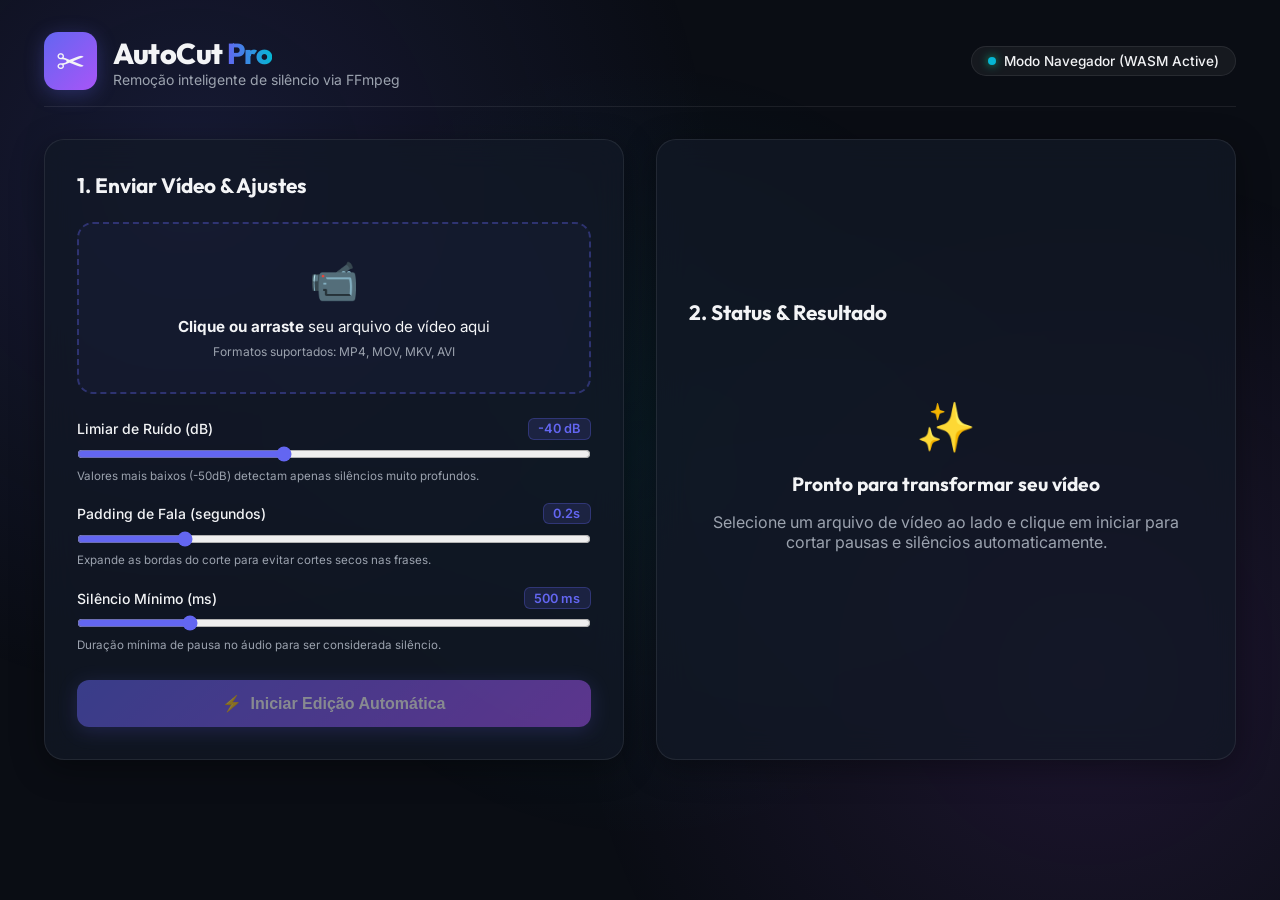
<file: static/index.html>
<!DOCTYPE html>
<html lang="pt-BR">
<head>
  <meta charset="UTF-8">
  <meta name="viewport" content="width=device-width, initial-scale=1.0">
  <title>AutoCut Pro - Edição Automática de Vídeo</title>

  <!-- Google Fonts: Inter & Outfit -->
  <link rel="preconnect" href="https://fonts.googleapis.com">
  <link rel="preconnect" href="https://fonts.gstatic.com" crossorigin>
  <link href="https://fonts.googleapis.com/css2?family=Inter:wght@300;400;500;600;700&family=Outfit:wght@600;700;800&display=swap" rel="stylesheet">

  <link rel="stylesheet" href="style.css">
</head>
<body>
  <div class="app-background"></div>

  <div class="layout-container">
    <!-- Navbar / Header -->
    <header class="top-header">
      <div class="brand">
        <div class="logo-icon">✂️</div>
        <div>
          <h1 class="brand-name">AutoCut <span>Pro</span></h1>
          <p class="brand-tagline">Remoção inteligente de silêncio via FFmpeg</p>
        </div>
      </div>
      <div class="status-badge" id="ffmpegStatus">
        <span class="status-dot pulse"></span>
        <span id="statusText">Verificando FFmpeg...</span>
      </div>
    </header>

    <!-- Main Content Area -->
    <main class="main-grid">
      <!-- Left Column: Controls & Upload -->
      <section class="card glass-card">
        <h2 class="card-title">1. Enviar Vídeo & Ajustes</h2>

        <!-- File Upload Zone -->
        <div class="upload-zone" id="dropzone">
          <input type="file" id="videoInput" accept="video/*" class="file-input">
          <div class="upload-content" id="uploadPrompt">
            <div class="upload-icon">📹</div>
            <p class="upload-text"><strong>Clique ou arraste</strong> seu arquivo de vídeo aqui</p>
            <span class="upload-hint">Formatos suportados: MP4, MOV, MKV, AVI</span>
          </div>
          <div class="file-preview hidden" id="filePreview">
            <div class="file-info">
              <span class="file-icon">🎬</span>
              <div>
                <h4 class="file-name" id="fileName">video.mp4</h4>
                <span class="file-size" id="fileSize">0 MB</span>
              </div>
            </div>
            <button type="button" class="btn-remove" id="btnRemoveFile" title="Remover arquivo">✕</button>
          </div>
        </div>

        <!-- Controls Form -->
        <form id="processForm" class="controls-form">
          <div class="form-group">
            <div class="label-row">
              <label for="thresholdDb">Limiar de Ruído (dB)</label>
              <span class="value-badge" id="thresholdDbVal">-40 dB</span>
            </div>
            <input type="range" id="thresholdDb" name="threshold_db" min="-60" max="-10" step="1" value="-40">
            <span class="input-hint">Valores mais baixos (-50dB) detectam apenas silêncios muito profundos.</span>
          </div>

          <div class="form-group">
            <div class="label-row">
              <label for="padding">Padding de Fala (segundos)</label>
              <span class="value-badge" id="paddingVal">0.2s</span>
            </div>
            <input type="range" id="padding" name="padding" min="0.0" max="1.0" step="0.05" value="0.2">
            <span class="input-hint">Expande as bordas do corte para evitar cortes secos nas frases.</span>
          </div>

          <div class="form-group">
            <div class="label-row">
              <label for="minSilenceMs">Silêncio Mínimo (ms)</label>
              <span class="value-badge" id="minSilenceMsVal">500 ms</span>
            </div>
            <input type="range" id="minSilenceMs" name="min_silence_ms" min="100" max="2000" step="50" value="500">
            <span class="input-hint">Duração mínima de pausa no áudio para ser considerada silêncio.</span>
          </div>

          <button type="submit" class="btn-primary" id="btnSubmit" disabled>
            <span class="btn-icon">⚡</span>
            <span>Iniciar Edição Automática</span>
          </button>
        </form>
      </section>

      <!-- Right Column: Progress & Results -->
      <section class="card glass-card right-panel">
        <h2 class="card-title">2. Status & Resultado</h2>

        <!-- Initial Placeholder State -->
        <div class="empty-state" id="emptyState">
          <div class="empty-icon">✨</div>
          <h3>Pronto para transformar seu vídeo</h3>
          <p>Selecione um arquivo de vídeo ao lado e clique em iniciar para cortar pausas e silêncios automaticamente.</p>
        </div>

        <!-- Live Progress Container -->
        <div class="progress-container hidden" id="progressContainer">
          <div class="progress-header">
            <span class="stage-title" id="stageTitle">Iniciando...</span>
            <span class="progress-percent" id="progressPercent">0%</span>
          </div>

          <div class="progress-bar-bg">
            <div class="progress-bar-fill" id="progressBarFill" style="width: 0%;"></div>
          </div>

          <p class="progress-status-msg" id="statusMsg">Enviando arquivo...</p>

          <!-- Steps Tracker -->
          <ul class="steps-list">
            <li class="step-item" id="step1">
              <span class="step-badge">1</span>
              <span>Extraindo Áudio (16kHz Mono)</span>
            </li>
            <li class="step-item" id="step2">
              <span class="step-badge">2</span>
              <span>Detectando Pausas de Silêncio</span>
            </li>
            <li class="step-item" id="step3">
              <span class="step-badge">3</span>
              <span>Extraindo Chunks de Fala (-c copy)</span>
            </li>
            <li class="step-item" id="step4">
              <span class="step-badge">4</span>
              <span>Mesclando Vídeo Final</span>
            </li>
          </ul>

          <!-- Live Analysis Summary Bar -->
          <div class="live-stats-bar hidden" id="liveStatsBar">
            <div class="live-stat-item">
              <span class="live-stat-label">Silêncios Detectados</span>
              <span class="live-stat-value" id="liveSilencesCount">0</span>
            </div>
            <div class="live-stat-item">
              <span class="live-stat-label">Trechos de Fala</span>
              <span class="live-stat-value highlight" id="liveSpeechCount">0</span>
            </div>
            <div class="live-stat-item">
              <span class="live-stat-label">Duração Estimada</span>
              <span class="live-stat-value badge-saved" id="liveEstDuration">00:00</span>
            </div>
          </div>

          <!-- Live Activity Terminal Log Window -->
          <div class="activity-console-card">
            <div class="console-header">
              <span class="console-dot red"></span>
              <span class="console-dot yellow"></span>
              <span class="console-dot green"></span>
              <span class="console-title">Console de Atividades FFmpeg</span>
            </div>
            <div class="console-body" id="consoleBody">
              <!-- Live log entries added dynamically -->
            </div>
          </div>
        </div>

        <!-- Results Card -->
        <div class="results-container hidden" id="resultsContainer">
          <div class="results-header">
            <span class="badge-success">✔ Processamento Concluído</span>
          </div>

          <!-- Summary Metrics -->
          <div class="metrics-grid">
            <div class="metric-card">
              <span class="metric-label">Vídeo Original</span>
              <span class="metric-value" id="metricOriginal">00:00</span>
            </div>
            <div class="metric-card">
              <span class="metric-label">Vídeo Final</span>
              <span class="metric-value highlight" id="metricFinal">00:00</span>
            </div>
            <div class="metric-card">
              <span class="metric-label">Tempo Economizado</span>
              <span class="metric-value badge-saved" id="metricSaved">00:00</span>
            </div>
          </div>

          <!-- Video Preview -->
          <div class="video-preview-wrapper">
            <video id="outputVideoPlayer" controls class="video-player">
              Seu navegador não suporta reprodução de vídeo HTML5.
            </video>
          </div>

          <!-- Interactive Video Cuts Timeline -->
          <div class="timeline-card" id="timelineCard">
            <div class="timeline-card-header">
              <div class="timeline-title-wrapper">
                <span class="timeline-icon">🎞️</span>
                <h3 class="timeline-title">Timeline de Cortes e Trechos</h3>
              </div>
              <div class="timeline-legend">
                <span class="legend-item"><span class="legend-dot speech"></span> Fala Mantida</span>
                <span class="legend-item"><span class="legend-dot silence"></span> Silêncio Removido</span>
              </div>
            </div>

            <!-- Visual Bar Track -->
            <div class="timeline-track-wrapper">
              <div class="timeline-ruler" id="timelineRuler">
                <span>00:00</span>
                <span id="rulerMid">00:00</span>
                <span id="rulerEnd">00:00</span>
              </div>
              <div class="timeline-track" id="timelineTrack">
                <!-- Segments rendered dynamically via JavaScript -->
              </div>
            </div>

            <!-- Detailed Cuts List Accordion -->
            <div class="cuts-details-wrapper">
              <div class="cuts-summary-bar">
                <span id="cutsCountText">0 silêncios cortados</span>
                <button type="button" class="btn-toggle-details" id="btnToggleDetails">
                  <span id="toggleDetailsText">Mostrar lista de cortes</span> ▾
                </button>
              </div>
              <div class="cuts-list hidden" id="cutsList">
                <!-- List items rendered dynamically -->
              </div>
            </div>
          </div>

          <!-- Download Action -->
          <div class="actions-row">
            <a id="btnDownload" href="#" download class="btn-download">
              <span>📥 Baixar Vídeo Editado (.mp4)</span>
            </a>
          </div>
        </div>
      </section>
    </main>
  </div>

  <script src="app.js"></script>
</body>
</html>
</file>
<file: static/style.css>
/* Reset & CSS Custom Properties */
*, *::before, *::after {
  box-sizing: border-box;
  margin: 0;
  padding: 0;
}

:root {
  --bg-dark: #0a0d14;
  --panel-bg: rgba(18, 24, 38, 0.75);
  --panel-border: rgba(255, 255, 255, 0.08);
  --primary-accent: #6366f1;
  --secondary-accent: #a855f7;
  --cyan-accent: #06b6d4;
  --emerald-accent: #10b981;
  --text-main: #f3f4f6;
  --text-muted: #9ca3af;
  --font-family: 'Inter', system-ui, -apple-system, sans-serif;
  --font-title: 'Outfit', system-ui, sans-serif;
}

body {
  font-family: var(--font-family);
  background-color: var(--bg-dark);
  color: var(--text-main);
  min-height: 100vh;
  display: flex;
  justify-content: center;
  overflow-x: hidden;
}

.app-background {
  position: fixed;
  top: 0;
  left: 0;
  width: 100vw;
  height: 100vh;
  background: 
    radial-gradient(circle at 15% 20%, rgba(99, 102, 241, 0.15), transparent 40%),
    radial-gradient(circle at 85% 75%, rgba(168, 85, 247, 0.12), transparent 40%),
    radial-gradient(circle at 50% 50%, rgba(6, 182, 212, 0.08), transparent 50%);
  z-index: -1;
}

.layout-container {
  width: 100%;
  max-width: 1240px;
  padding: 2rem 1.5rem;
  display: flex;
  flex-direction: column;
  gap: 2rem;
}

/* Header */
.top-header {
  display: flex;
  justify-content: space-between;
  align-items: center;
  padding-bottom: 1rem;
  border-bottom: 1px solid var(--panel-border);
}

.brand {
  display: flex;
  align-items: center;
  gap: 1rem;
}

.logo-icon {
  font-size: 2.2rem;
  background: linear-gradient(135deg, var(--primary-accent), var(--secondary-accent));
  padding: 0.5rem 0.75rem;
  border-radius: 14px;
  box-shadow: 0 4px 20px rgba(99, 102, 241, 0.3);
}

.brand-name {
  font-family: var(--font-title);
  font-size: 1.8rem;
  font-weight: 800;
  letter-spacing: -0.02em;
}

.brand-name span {
  background: linear-gradient(90deg, var(--primary-accent), var(--cyan-accent));
  -webkit-background-clip: text;
  background-clip: text;
  -webkit-text-fill-color: transparent;
}

.brand-tagline {
  color: var(--text-muted);
  font-size: 0.875rem;
}

.status-badge {
  display: flex;
  align-items: center;
  gap: 0.5rem;
  background: rgba(255, 255, 255, 0.05);
  border: 1px solid var(--panel-border);
  padding: 0.4rem 1rem;
  border-radius: 999px;
  font-size: 0.85rem;
  font-weight: 500;
}

.status-dot {
  width: 8px;
  height: 8px;
  border-radius: 50%;
  background-color: var(--emerald-accent);
}

.status-dot.pulse {
  box-shadow: 0 0 10px var(--emerald-accent);
  animation: pulse-glow 1.8s infinite;
}

@keyframes pulse-glow {
  0% { opacity: 0.6; transform: scale(0.95); }
  50% { opacity: 1; transform: scale(1.15); }
  100% { opacity: 0.6; transform: scale(0.95); }
}

/* Main Grid */
.main-grid {
  display: grid;
  grid-template-columns: 1fr 1fr;
  gap: 2rem;
}

@media (max-width: 900px) {
  .main-grid {
    grid-template-columns: 1fr;
  }
}

/* Glass Cards */
.card {
  background: var(--panel-bg);
  backdrop-filter: blur(16px);
  border: 1px solid var(--panel-border);
  border-radius: 20px;
  padding: 2rem;
  display: flex;
  flex-direction: column;
  gap: 1.5rem;
  box-shadow: 0 8px 32px rgba(0, 0, 0, 0.37);
  transition: transform 0.2s ease, border-color 0.2s ease;
}

.card-title {
  font-family: var(--font-title);
  font-size: 1.3rem;
  font-weight: 700;
  color: var(--text-main);
}

/* Upload Dropzone */
.upload-zone {
  position: relative;
  border: 2px dashed rgba(99, 102, 241, 0.35);
  background: rgba(99, 102, 241, 0.04);
  border-radius: 16px;
  padding: 2rem 1.5rem;
  text-align: center;
  cursor: pointer;
  transition: all 0.3s ease;
}

.upload-zone:hover, .upload-zone.dragover {
  border-color: var(--primary-accent);
  background: rgba(99, 102, 241, 0.09);
}

.file-input {
  position: absolute;
  top: 0;
  left: 0;
  width: 100%;
  height: 100%;
  opacity: 0;
  cursor: pointer;
}

.upload-icon {
  font-size: 2.5rem;
  margin-bottom: 0.75rem;
}

.upload-text {
  font-size: 0.95rem;
  color: var(--text-main);
  margin-bottom: 0.25rem;
}

.upload-hint {
  font-size: 0.75rem;
  color: var(--text-muted);
}

.file-preview {
  display: flex;
  align-items: center;
  justify-content: space-between;
  background: rgba(255, 255, 255, 0.06);
  padding: 0.75rem 1rem;
  border-radius: 12px;
}

.file-info {
  display: flex;
  align-items: center;
  gap: 0.75rem;
  text-align: left;
}

.file-icon {
  font-size: 1.5rem;
}

.file-name {
  font-size: 0.9rem;
  font-weight: 600;
  max-width: 200px;
  white-space: nowrap;
  overflow: hidden;
  text-overflow: ellipsis;
}

.file-size {
  font-size: 0.75rem;
  color: var(--text-muted);
}

.btn-remove {
  background: transparent;
  border: none;
  color: var(--text-muted);
  font-size: 1.2rem;
  cursor: pointer;
  padding: 0.2rem 0.5rem;
  transition: color 0.2s;
}

.btn-remove:hover {
  color: #ef4444;
}

/* Controls Form */
.controls-form {
  display: flex;
  flex-direction: column;
  gap: 1.25rem;
}

.form-group {
  display: flex;
  flex-direction: column;
  gap: 0.4rem;
}

.label-row {
  display: flex;
  justify-content: space-between;
  align-items: center;
  font-size: 0.875rem;
  font-weight: 500;
}

.value-badge {
  background: rgba(99, 102, 241, 0.15);
  color: var(--primary-accent);
  border: 1px solid rgba(99, 102, 241, 0.3);
  padding: 0.15rem 0.6rem;
  border-radius: 6px;
  font-size: 0.8rem;
  font-weight: 600;
}

input[type="range"] {
  width: 100%;
  accent-color: var(--primary-accent);
  cursor: pointer;
}

.input-hint {
  font-size: 0.725rem;
  color: var(--text-muted);
}

/* Submit Button */
.btn-primary {
  margin-top: 0.5rem;
  display: flex;
  align-items: center;
  justify-content: center;
  gap: 0.5rem;
  background: linear-gradient(135deg, var(--primary-accent), var(--secondary-accent));
  color: white;
  border: none;
  padding: 0.9rem 1.5rem;
  border-radius: 12px;
  font-size: 1rem;
  font-weight: 600;
  cursor: pointer;
  box-shadow: 0 4px 20px rgba(99, 102, 241, 0.4);
  transition: all 0.2s ease;
}

.btn-primary:hover:not(:disabled) {
  transform: translateY(-2px);
  box-shadow: 0 6px 24px rgba(99, 102, 241, 0.6);
}

.btn-primary:disabled {
  opacity: 0.5;
  cursor: not-allowed;
}

/* Right Panel / Empty State */
.right-panel {
  justify-content: center;
}

.empty-state {
  display: flex;
  flex-direction: column;
  align-items: center;
  text-align: center;
  padding: 3rem 1.5rem;
  gap: 1rem;
  color: var(--text-muted);
}

.empty-icon {
  font-size: 3rem;
}

.empty-state h3 {
  color: var(--text-main);
  font-family: var(--font-title);
  font-size: 1.2rem;
}

/* Progress Container */
.progress-container {
  display: flex;
  flex-direction: column;
  gap: 1.25rem;
}

.progress-header {
  display: flex;
  justify-content: space-between;
  align-items: center;
}

.stage-title {
  font-weight: 600;
  color: var(--cyan-accent);
}

.progress-percent {
  font-weight: 700;
  font-size: 1.1rem;
  color: var(--secondary-accent);
}

.progress-bar-bg {
  width: 100%;
  height: 10px;
  background: rgba(255, 255, 255, 0.1);
  border-radius: 999px;
  overflow: hidden;
}

.progress-bar-fill {
  height: 100%;
  background: linear-gradient(90deg, var(--primary-accent), var(--cyan-accent));
  border-radius: 999px;
  transition: width 0.4s ease;
}

.progress-status-msg {
  font-size: 0.85rem;
  color: var(--text-muted);
}

.steps-list {
  list-style: none;
  display: flex;
  flex-direction: column;
  gap: 0.75rem;
  margin-top: 0.5rem;
}

.step-item {
  display: flex;
  align-items: center;
  gap: 0.75rem;
  font-size: 0.875rem;
  color: var(--text-muted);
  transition: color 0.3s;
}

.step-item.active {
  color: var(--text-main);
  font-weight: 600;
}

.step-item.completed {
  color: var(--emerald-accent);
}

.step-badge {
  width: 24px;
  height: 24px;
  border-radius: 50%;
  background: rgba(255, 255, 255, 0.1);
  display: flex;
  align-items: center;
  justify-content: center;
  font-size: 0.75rem;
  font-weight: 600;
}

.step-item.completed .step-badge {
  background: var(--emerald-accent);
  color: #000;
}

.step-item.active .step-badge {
  background: var(--primary-accent);
  color: #fff;
  box-shadow: 0 0 10px var(--primary-accent);
}

/* Results Section */
.results-container {
  display: flex;
  flex-direction: column;
  gap: 1.25rem;
}

.badge-success {
  display: inline-block;
  background: rgba(16, 185, 129, 0.15);
  color: var(--emerald-accent);
  border: 1px solid rgba(16, 185, 129, 0.3);
  padding: 0.35rem 0.9rem;
  border-radius: 999px;
  font-size: 0.85rem;
  font-weight: 600;
}

.metrics-grid {
  display: grid;
  grid-template-columns: repeat(3, 1fr);
  gap: 1rem;
}

.metric-card {
  background: rgba(255, 255, 255, 0.04);
  border: 1px solid var(--panel-border);
  padding: 1rem;
  border-radius: 12px;
  display: flex;
  flex-direction: column;
  gap: 0.25rem;
}

.metric-label {
  font-size: 0.75rem;
  color: var(--text-muted);
}

.metric-value {
  font-family: var(--font-title);
  font-size: 1.15rem;
  font-weight: 700;
}

.metric-value.highlight {
  color: var(--cyan-accent);
}

.metric-value.badge-saved {
  color: var(--emerald-accent);
}

.video-preview-wrapper {
  width: 100%;
  border-radius: 12px;
  overflow: hidden;
  background: #000;
  border: 1px solid var(--panel-border);
}

.video-player {
  width: 100%;
  max-height: 260px;
  display: block;
}

.btn-download {
  display: inline-flex;
  align-items: center;
  justify-content: center;
  width: 100%;
  background: linear-gradient(135deg, var(--emerald-accent), var(--cyan-accent));
  color: #000;
  font-weight: 700;
  text-decoration: none;
  padding: 0.85rem 1.5rem;
  border-radius: 12px;
  box-shadow: 0 4px 20px rgba(16, 185, 129, 0.3);
  transition: all 0.2s ease;
}

.btn-download:hover {
  transform: translateY(-2px);
  box-shadow: 0 6px 24px rgba(16, 185, 129, 0.5);
}

/* Timeline Card & Visual Track */
.timeline-card {
  background: rgba(255, 255, 255, 0.03);
  border: 1px solid var(--panel-border);
  border-radius: 14px;
  padding: 1.25rem;
  display: flex;
  flex-direction: column;
  gap: 1rem;
}

.timeline-card-header {
  display: flex;
  justify-content: space-between;
  align-items: center;
  flex-wrap: wrap;
  gap: 0.5rem;
}

.timeline-title-wrapper {
  display: flex;
  align-items: center;
  gap: 0.5rem;
}

.timeline-icon {
  font-size: 1.2rem;
}

.timeline-title {
  font-family: var(--font-title);
  font-size: 1rem;
  font-weight: 700;
  color: var(--text-main);
  margin: 0;
}

.timeline-legend {
  display: flex;
  align-items: center;
  gap: 1rem;
  font-size: 0.775rem;
  color: var(--text-muted);
}

.legend-item {
  display: flex;
  align-items: center;
  gap: 0.4rem;
}

.legend-dot {
  width: 10px;
  height: 10px;
  border-radius: 3px;
  display: inline-block;
}

.legend-dot.speech {
  background: linear-gradient(135deg, var(--primary-accent), var(--cyan-accent));
}

.legend-dot.silence {
  background: rgba(239, 68, 68, 0.45);
  border: 1px dashed rgba(239, 68, 68, 0.8);
}

.timeline-track-wrapper {
  display: flex;
  flex-direction: column;
  gap: 0.4rem;
}

.timeline-ruler {
  display: flex;
  justify-content: space-between;
  font-size: 0.7rem;
  color: var(--text-muted);
  font-family: monospace;
}

.timeline-track {
  position: relative;
  width: 100%;
  height: 36px;
  background: rgba(0, 0, 0, 0.4);
  border: 1px solid rgba(255, 255, 255, 0.1);
  border-radius: 8px;
  overflow: hidden;
  display: flex;
}

.timeline-segment {
  height: 100%;
  position: relative;
  transition: opacity 0.2s, transform 0.1s;
  cursor: pointer;
}

.timeline-segment.speech {
  background: linear-gradient(90deg, rgba(99, 102, 241, 0.85), rgba(6, 182, 212, 0.85));
  border-right: 1px solid rgba(255, 255, 255, 0.2);
}

.timeline-segment.speech:hover {
  background: linear-gradient(90deg, var(--primary-accent), var(--cyan-accent));
  filter: brightness(1.2);
  z-index: 2;
}

.timeline-segment.silence {
  background: repeating-linear-gradient(
    45deg,
    rgba(239, 68, 68, 0.25),
    rgba(239, 68, 68, 0.25) 6px,
    rgba(239, 68, 68, 0.4) 6px,
    rgba(239, 68, 68, 0.4) 12px
  );
  border-right: 1px solid rgba(239, 68, 68, 0.4);
}

.timeline-segment.silence:hover {
  background: rgba(239, 68, 68, 0.6);
  z-index: 2;
}

/* Tooltip on Segment Hover */
.timeline-segment::after {
  content: attr(data-tooltip);
  position: absolute;
  bottom: 110%;
  left: 50%;
  transform: translateX(-50%);
  background: rgba(15, 23, 42, 0.95);
  color: #fff;
  border: 1px solid rgba(255, 255, 255, 0.15);
  padding: 0.3rem 0.6rem;
  border-radius: 6px;
  font-size: 0.7rem;
  white-space: nowrap;
  pointer-events: none;
  opacity: 0;
  transition: opacity 0.2s ease;
  z-index: 10;
  box-shadow: 0 4px 12px rgba(0, 0, 0, 0.5);
}

.timeline-segment:hover::after {
  opacity: 1;
}

/* Cuts List Accordion */
.cuts-details-wrapper {
  display: flex;
  flex-direction: column;
  gap: 0.5rem;
  margin-top: 0.25rem;
}

.cuts-summary-bar {
  display: flex;
  justify-content: space-between;
  align-items: center;
  font-size: 0.8rem;
  color: var(--text-muted);
}

.btn-toggle-details {
  background: transparent;
  border: none;
  color: var(--cyan-accent);
  font-size: 0.8rem;
  font-weight: 600;
  cursor: pointer;
  padding: 0.2rem 0.5rem;
  border-radius: 4px;
  transition: background 0.2s;
}

.btn-toggle-details:hover {
  background: rgba(6, 182, 212, 0.1);
}

.cuts-list {
  max-height: 180px;
  overflow-y: auto;
  display: flex;
  flex-direction: column;
  gap: 0.4rem;
  padding-right: 0.3rem;
}

.cut-item {
  display: flex;
  align-items: center;
  justify-content: space-between;
  background: rgba(255, 255, 255, 0.03);
  border: 1px solid rgba(255, 255, 255, 0.06);
  border-radius: 8px;
  padding: 0.5rem 0.75rem;
  font-size: 0.8rem;
  transition: all 0.2s ease;
}

.cut-item:hover {
  background: rgba(99, 102, 241, 0.1);
  border-color: rgba(99, 102, 241, 0.3);
}

.cut-time-range {
  display: flex;
  align-items: center;
  gap: 0.5rem;
  font-weight: 500;
  font-family: monospace;
}

.cut-badge-dur {
  background: rgba(239, 68, 68, 0.15);
  color: #fca5a5;
  border: 1px solid rgba(239, 68, 68, 0.3);
  padding: 0.1rem 0.4rem;
  border-radius: 4px;
  font-size: 0.725rem;
  font-weight: 600;
}

.btn-seek-cut {
  background: rgba(255, 255, 255, 0.08);
  color: var(--text-main);
  border: none;
  border-radius: 6px;
  padding: 0.25rem 0.6rem;
  font-size: 0.75rem;
  cursor: pointer;
  transition: all 0.2s;
}

.btn-seek-cut:hover {
  background: var(--primary-accent);
  color: #fff;
}

/* Live Activity Terminal Console */
.live-stats-bar {
  display: grid;
  grid-template-columns: repeat(3, 1fr);
  gap: 0.75rem;
  background: rgba(255, 255, 255, 0.03);
  border: 1px solid var(--panel-border);
  padding: 0.75rem 1rem;
  border-radius: 12px;
  margin-top: 0.5rem;
}

.live-stat-item {
  display: flex;
  flex-direction: column;
  gap: 0.15rem;
  text-align: center;
}

.live-stat-label {
  font-size: 0.7rem;
  color: var(--text-muted);
}

.live-stat-value {
  font-family: var(--font-title);
  font-size: 1rem;
  font-weight: 700;
  color: var(--text-main);
}

.activity-console-card {
  background: #090d16;
  border: 1px solid rgba(255, 255, 255, 0.1);
  border-radius: 12px;
  overflow: hidden;
  display: flex;
  flex-direction: column;
  margin-top: 0.75rem;
  box-shadow: inset 0 2px 8px rgba(0, 0, 0, 0.6);
}

.console-header {
  background: rgba(255, 255, 255, 0.05);
  padding: 0.4rem 0.75rem;
  display: flex;
  align-items: center;
  gap: 0.4rem;
  border-bottom: 1px solid rgba(255, 255, 255, 0.08);
}

.console-dot {
  width: 8px;
  height: 8px;
  border-radius: 50%;
  display: inline-block;
}

.console-dot.red { background: #ef4444; }
.console-dot.yellow { background: #f59e0b; }
.console-dot.green { background: #10b981; }

.console-title {
  font-size: 0.725rem;
  font-weight: 600;
  color: var(--text-muted);
  font-family: monospace;
  margin-left: 0.3rem;
}

.console-body {
  height: 140px;
  overflow-y: auto;
  padding: 0.6rem 0.75rem;
  font-family: 'Consolas', 'Fira Code', 'Courier New', monospace;
  font-size: 0.75rem;
  line-height: 1.4;
  color: #a7f3d0;
  display: flex;
  flex-direction: column;
  gap: 0.25rem;
  scrollbar-width: thin;
  scrollbar-color: rgba(255, 255, 255, 0.2) transparent;
}

.console-line {
  word-break: break-all;
  display: flex;
  gap: 0.4rem;
}

.console-time {
  color: #64748b;
  user-select: none;
}

.console-msg {
  color: #e2e8f0;
}

.console-msg.info { color: #38bdf8; }
.console-msg.success { color: #4ade80; }
.console-msg.warning { color: #fbbf24; }
.console-msg.ffmpeg { color: #94a3b8; font-style: italic; }

.hidden {
  display: none !important;
}
</file>
